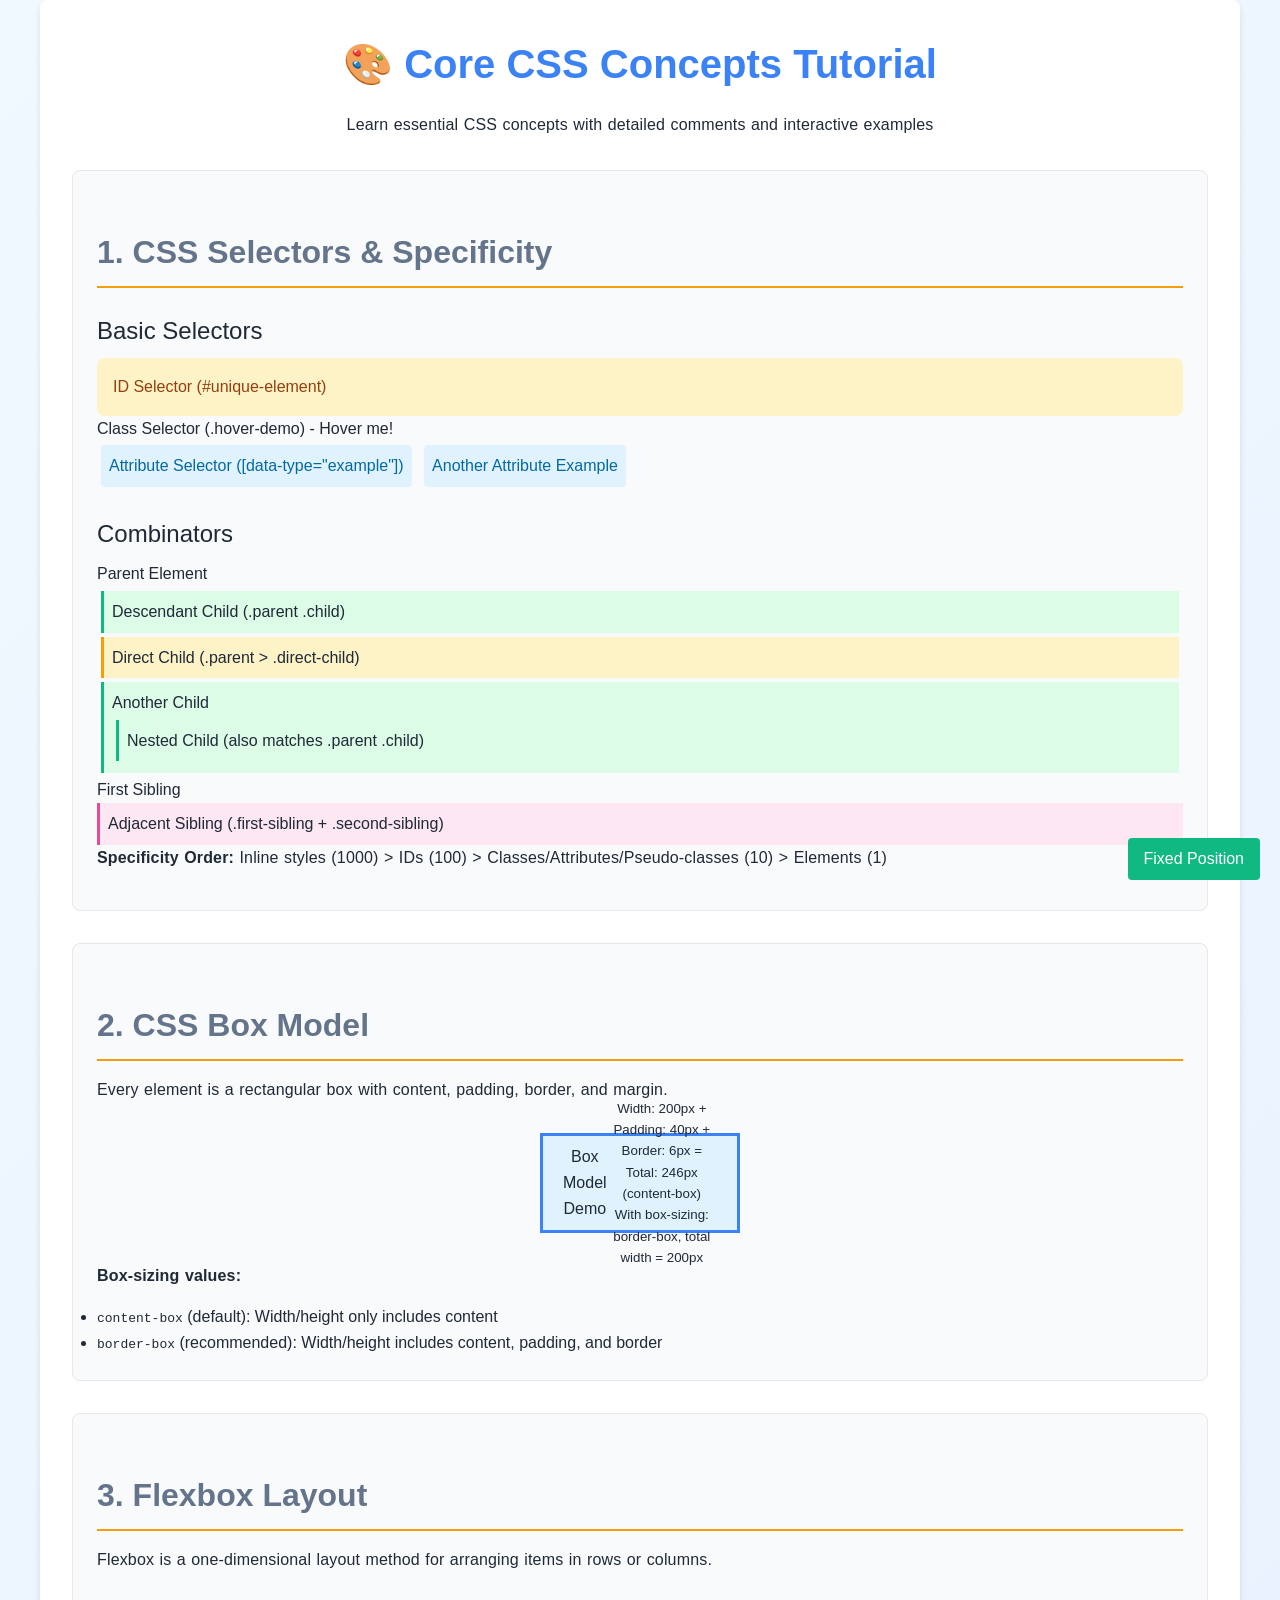
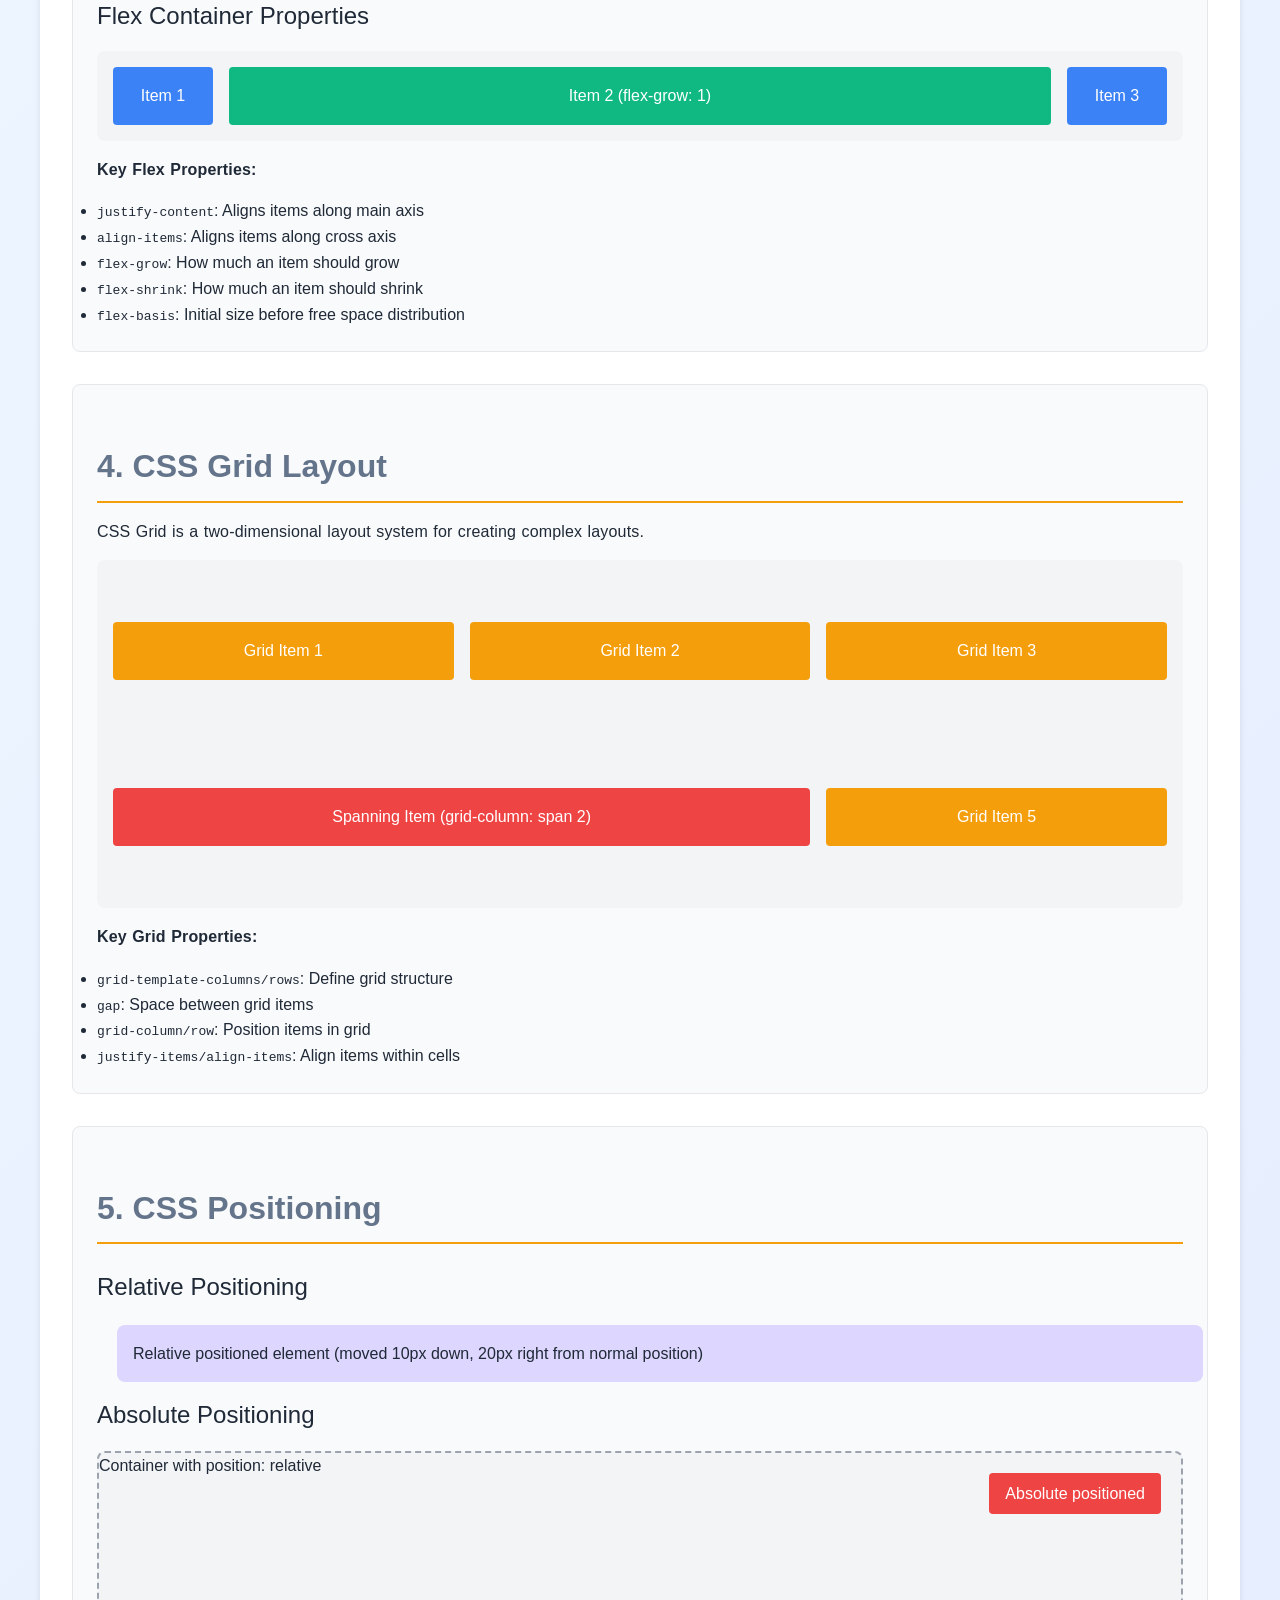
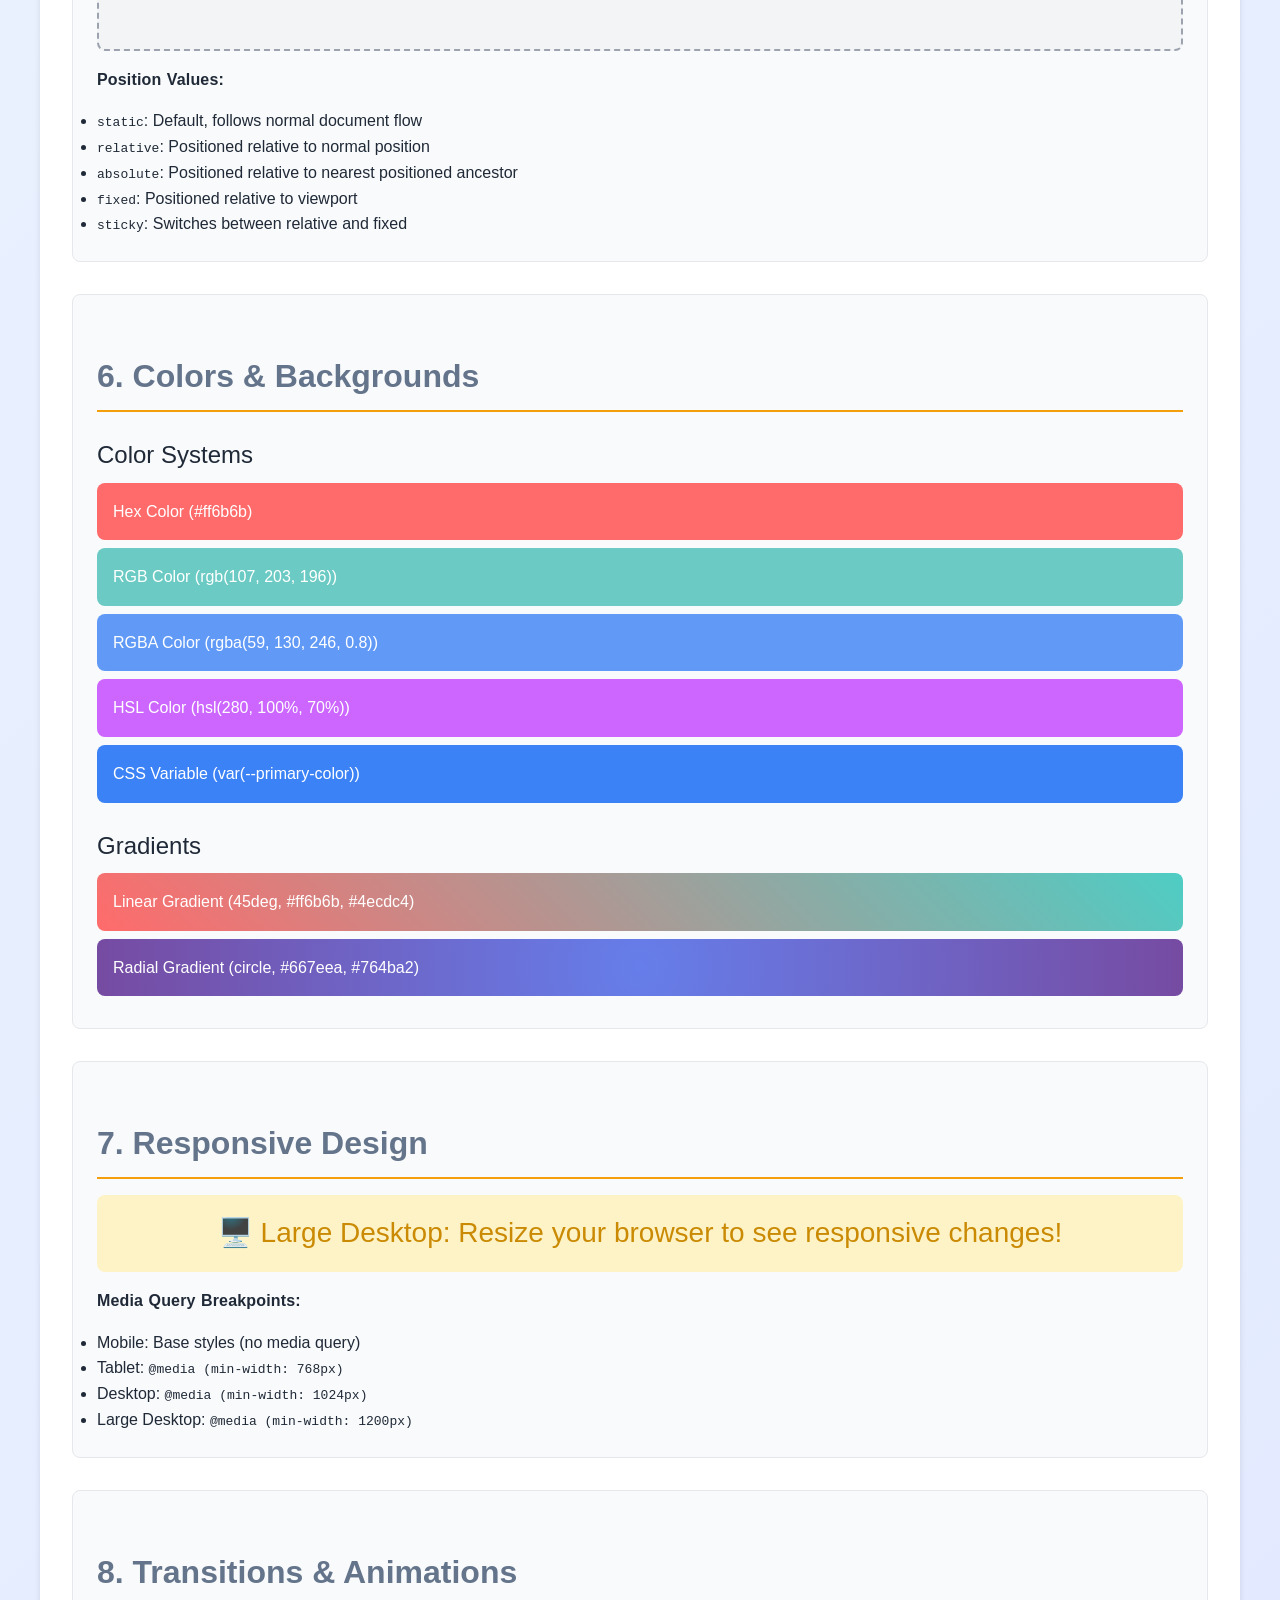
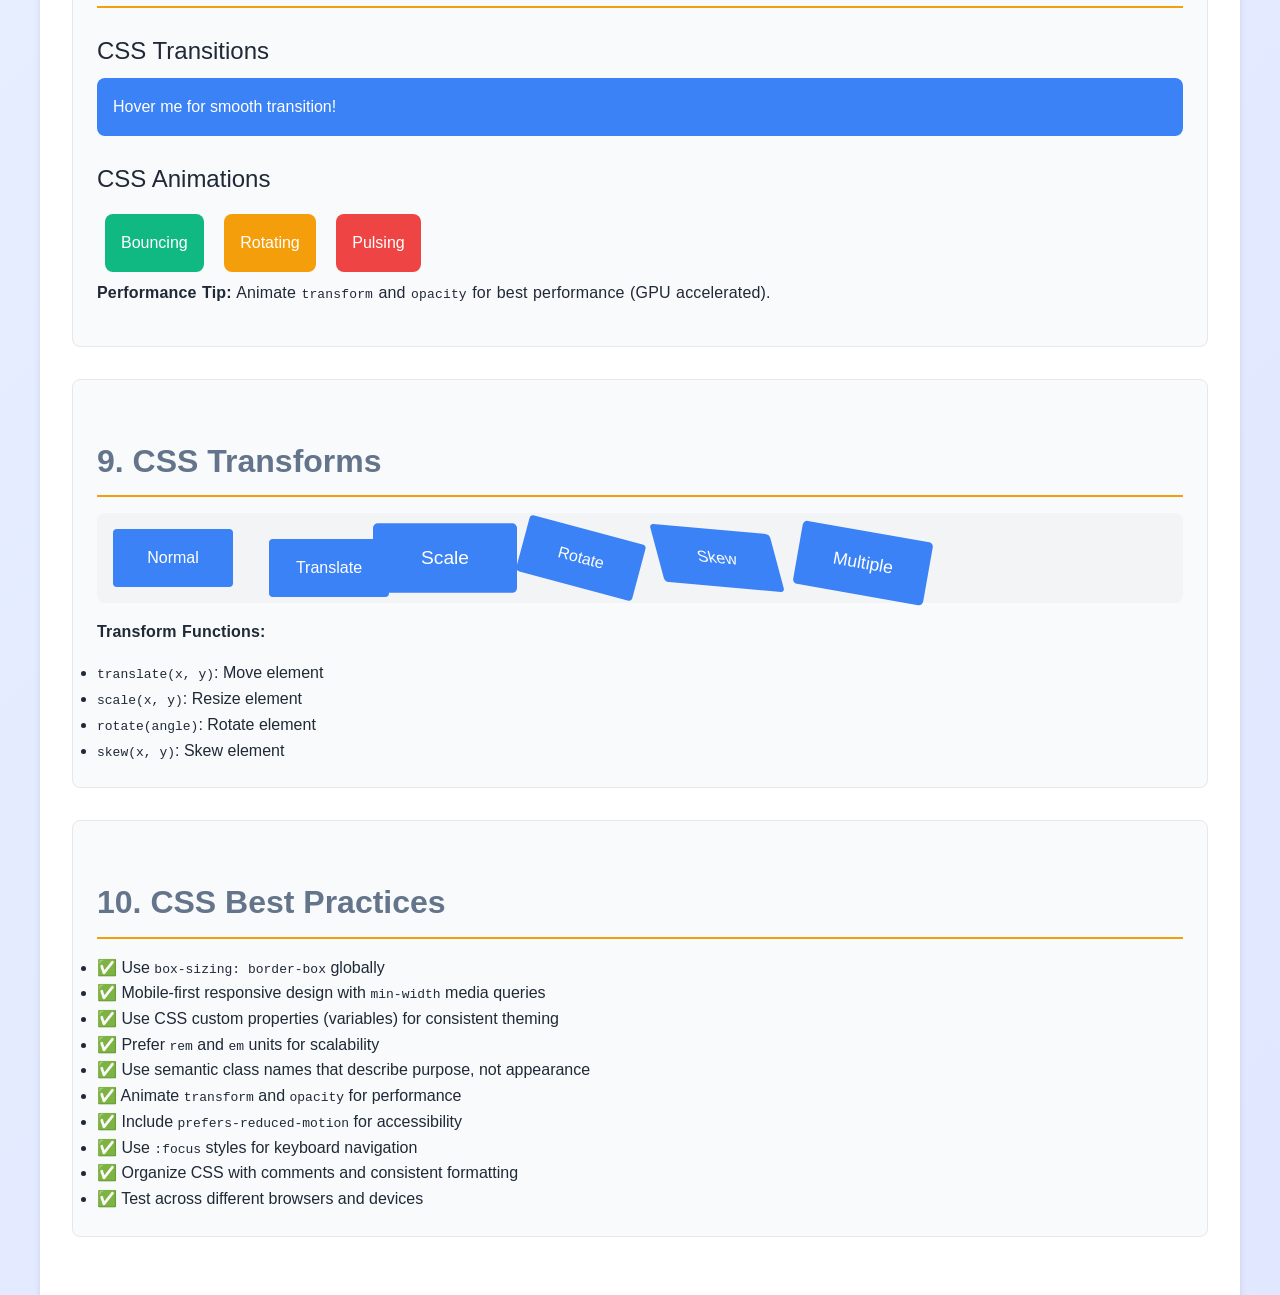
<file: index.html>
<!DOCTYPE html>
<html lang="en">
<head>
    <meta charset="UTF-8">
    <meta name="viewport" content="width=device-width, initial-scale=1.0">
    <title>Core CSS Concepts Tutorial</title>
    <style>
        /* ===========================================
           RESET AND BASE STYLES
           =========================================== */
        
        /* Universal selector - applies to all elements */
        * {
            /* Border-box makes width/height include padding and border */
            box-sizing: border-box;
            margin: 0;
            padding: 0;
        }
        
        /* Root element - define CSS custom properties (variables) */
        :root {
            --primary-color: #3b82f6;
            --secondary-color: #64748b;
            --accent-color: #f59e0b;
            --success-color: #10b981;
            --danger-color: #ef4444;
            --text-color: #1f2937;
            --bg-color: #ffffff;
            --border-radius: 8px;
            --box-shadow: 0 4px 6px rgba(0, 0, 0, 0.1);
            --transition: all 0.3s ease;
        }
        
        /* Body styling - sets default font and layout */
        body {
            font-family: -apple-system, BlinkMacSystemFont, 'Segoe UI', Roboto, sans-serif;
            line-height: 1.6; /* Unitless line-height is recommended */
            color: var(--text-color);
            background: linear-gradient(135deg, #f0f9ff 0%, #e0e7ff 100%);
            min-height: 100vh; /* Full viewport height */
        }
        
        /* ===========================================
           TYPOGRAPHY CONCEPTS
           =========================================== */
        
        /* Heading hierarchy - semantic and visual */
        h1 {
            font-size: 2.5rem; /* rem units scale with root font size */
            font-weight: 700; /* 100-900 scale, 400=normal, 700=bold */
            margin-bottom: 1rem;
            color: var(--primary-color);
            text-align: center;
        }
        
        h2 {
            font-size: 2rem;
            font-weight: 600;
            margin: 2rem 0 1rem 0;
            color: var(--secondary-color);
            border-bottom: 2px solid var(--accent-color);
            padding-bottom: 0.5rem;
        }
        
        h3 {
            font-size: 1.5rem;
            font-weight: 500;
            margin: 1.5rem 0 0.5rem 0;
            color: var(--text-color);
        }
        
        /* Paragraph styling */
        p {
            margin-bottom: 1rem;
            /* Text properties */
            text-align: left; /* left | center | right | justify */
            line-height: 1.6; /* Space between lines */
            letter-spacing: 0.01em; /* Space between characters */
            word-spacing: 0.05em; /* Space between words */
        }
        
        /* ===========================================
           CONTAINER AND LAYOUT
           =========================================== */
        
        /* Main container - centers content with max width */
        .container {
            max-width: 1200px; /* Maximum width */
            margin: 0 auto; /* Center horizontally */
            padding: 2rem; /* Inner spacing */
            background: var(--bg-color);
            border-radius: var(--border-radius);
            box-shadow: var(--box-shadow);
        }
        
        /* ===========================================
           CSS SELECTORS DEMONSTRATION
           =========================================== */
        
        /* Class selector - targets elements with class="demo-section" */
        .demo-section {
            margin: 2rem 0;
            padding: 1.5rem;
            border: 1px solid #e5e7eb;
            border-radius: var(--border-radius);
            background: #f9fafb;
        }
        
        /* ID selector - targets element with id="unique-element" */
        #unique-element {
            background-color: #fef3c7;
            color: #92400e;
            padding: 1rem;
            border-radius: var(--border-radius);
        }
        
        /* Attribute selector - targets elements with specific attributes */
        [data-type="example"] {
            background-color: #e0f2fe;
            color: #0369a1;
            padding: 0.5rem;
            border-radius: 4px;
            display: inline-block;
            margin: 0.25rem;
        }
        
        /* Descendant combinator - targets .child inside .parent */
        .parent .child {
            background-color: #dcfce7;
            padding: 0.5rem;
            margin: 0.25rem;
            border-left: 3px solid var(--success-color);
        }
        
        /* Child combinator - targets direct children only */
        .parent > .direct-child {
            background-color: #fef3c7;
            padding: 0.5rem;
            margin: 0.25rem;
            border-left: 3px solid var(--accent-color);
        }
        
        /* Adjacent sibling - targets element immediately after */
        .first-sibling + .second-sibling {
            background-color: #fce7f3;
            padding: 0.5rem;
            border-left: 3px solid #ec4899;
        }
        
        /* Pseudo-classes - target elements in specific states */
        .hover-demo:hover {
            background-color: var(--primary-color);
            color: white;
            transform: translateY(-2px); /* Move up slightly */
            box-shadow: 0 8px 16px rgba(0, 0, 0, 0.2);
            transition: var(--transition); /* Smooth animation */
        }
        
        /* ===========================================
           BOX MODEL DEMONSTRATION
           =========================================== */
        
        .box-model-demo {
            /* Content area */
            width: 200px;
            height: 100px;
            
            /* Padding - space between content and border */
            padding: 20px; /* All sides */
            /* padding: 10px 20px; */ /* Vertical | Horizontal */
            /* padding: 10px 15px 20px 25px; */ /* Top | Right | Bottom | Left */
            
            /* Border - line around padding and content */
            border: 3px solid var(--primary-color);
            /* border-width: 3px; */
            /* border-style: solid; */ /* solid | dashed | dotted | double */
            /* border-color: var(--primary-color); */
            
            /* Margin - space outside the border */
            margin: 30px auto; /* Top/Bottom | Left/Right (auto centers) */
            
            /* Background and text styling */
            background-color: #e0f2fe;
            text-align: center;
            display: flex;
            align-items: center;
            justify-content: center;
            
            /* Box-sizing controls how width/height are calculated */
            box-sizing: border-box; /* Include padding and border in width/height */
            /* box-sizing: content-box; */ /* Default - only content area */
        }
        
        /* ===========================================
           FLEXBOX LAYOUT SYSTEM
           =========================================== */
        
        /* Flex container - parent element */
        .flex-container {
            display: flex; /* Enable flexbox */
            
            /* Main axis direction (default: row) */
            flex-direction: row; /* row | row-reverse | column | column-reverse */
            
            /* Wrap behavior */
            flex-wrap: wrap; /* nowrap | wrap | wrap-reverse */
            
            /* Align items along main axis (horizontal if row) */
            justify-content: space-between; /* flex-start | flex-end | center | 
                                              space-between | space-around | space-evenly */
            
            /* Align items along cross axis (vertical if row) */
            align-items: center; /* stretch | flex-start | flex-end | center | baseline */
            
            /* Gap between flex items */
            gap: 1rem; /* Shorthand for row-gap and column-gap */
            
            background-color: #f3f4f6;
            padding: 1rem;
            border-radius: var(--border-radius);
            margin: 1rem 0;
        }
        
        /* Flex items - child elements */
        .flex-item {
            /* Flex grow - how much item should grow */
            flex-grow: 0; /* 0 = don't grow, 1+ = grow proportionally */
            
            /* Flex shrink - how much item should shrink */
            flex-shrink: 1; /* 0 = don't shrink, 1+ = shrink proportionally */
            
            /* Flex basis - initial size before free space distribution */
            flex-basis: auto; /* auto | <length> | <percentage> */
            
            /* Shorthand: flex: <grow> <shrink> <basis> */
            flex: 0 1 auto;
            /* Common values:
               flex: 1; (grow to fill space)
               flex: none; (don't grow or shrink)
               flex: auto; (grow and shrink based on content) */
            
            background-color: var(--primary-color);
            color: white;
            padding: 1rem;
            border-radius: 4px;
            text-align: center;
            min-width: 100px;
        }
        
        /* Special flex item that grows */
        .flex-grow {
            flex-grow: 1; /* Takes up remaining space */
            background-color: var(--success-color);
        }
        
        /* ===========================================
           CSS GRID LAYOUT SYSTEM
           =========================================== */
        
        /* Grid container */
        .grid-container {
            display: grid; /* Enable CSS Grid */
            
            /* Define columns */
            grid-template-columns: repeat(3, 1fr); /* 3 equal columns */
            /* Alternative syntaxes:
               200px 1fr 100px - fixed and flexible sizes
               repeat(auto-fit, minmax(200px, 1fr)) - responsive columns
               minmax(100px, 1fr) - minimum and maximum sizes */
            
            /* Define rows */
            grid-template-rows: repeat(2, 150px); /* 2 rows of 150px each */
            /* auto - size based on content */
            
            /* Gap between grid items */
            gap: 1rem; /* Shorthand for row-gap and column-gap */
            
            /* Align items within their grid cells */
            justify-items: stretch; /* start | end | center | stretch */
            align-items: center; /* start | end | center | stretch */
            
            background-color: #f3f4f6;
            padding: 1rem;
            border-radius: var(--border-radius);
            margin: 1rem 0;
        }
        
        /* Grid items */
        .grid-item {
            background-color: var(--accent-color);
            color: white;
            padding: 1rem;
            border-radius: 4px;
            text-align: center;
            display: flex;
            align-items: center;
            justify-content: center;
        }
        
        /* Grid item that spans multiple columns */
        .grid-span {
            grid-column: span 2; /* Span 2 columns */
            /* Alternative: grid-column: 1 / 3; */ /* From line 1 to line 3 */
            background-color: var(--danger-color);
        }
        
        /* ===========================================
           POSITIONING CONCEPTS
           =========================================== */
        
        /* Relative positioning - moves element from normal position */
        .relative-demo {
            position: relative;
            top: 10px; /* Move down 10px from normal position */
            left: 20px; /* Move right 20px from normal position */
            background-color: #ddd6fe;
            padding: 1rem;
            border-radius: var(--border-radius);
            /* Original space is preserved in document flow */
        }
        
        /* Absolute positioning - removed from document flow */
        .absolute-container {
            position: relative; /* Creates positioning context for absolute children */
            height: 200px;
            background-color: #f3f4f6;
            border: 2px dashed #9ca3af;
            border-radius: var(--border-radius);
            margin: 1rem 0;
        }
        
        .absolute-demo {
            position: absolute;
            top: 20px; /* 20px from top of positioned ancestor */
            right: 20px; /* 20px from right of positioned ancestor */
            background-color: var(--danger-color);
            color: white;
            padding: 0.5rem 1rem;
            border-radius: 4px;
            /* Element is removed from document flow */
        }
        
        /* Fixed positioning - relative to viewport */
        .fixed-demo {
            position: fixed;
            bottom: 20px; /* 20px from bottom of viewport */
            right: 20px; /* 20px from right of viewport */
            background-color: var(--success-color);
            color: white;
            padding: 0.5rem 1rem;
            border-radius: 4px;
            z-index: 1000; /* High z-index to appear on top */
            /* Stays in place when scrolling */
        }
        
        /* ===========================================
           COLORS AND BACKGROUNDS
           =========================================== */
        
        .color-demo {
            padding: 1rem;
            margin: 0.5rem 0;
            border-radius: var(--border-radius);
        }
        
        /* Hex colors - most common format */
        .hex-color {
            background-color: #ff6b6b; /* 6-digit hex */
            color: #ffffff; /* Can also use 3-digit: #fff */
        }
        
        /* RGB colors - Red, Green, Blue (0-255) */
        .rgb-color {
            background-color: rgb(107, 203, 196);
            color: rgb(255, 255, 255);
        }
        
        /* RGBA colors - RGB with Alpha (transparency 0-1) */
        .rgba-color {
            background-color: rgba(59, 130, 246, 0.8); /* 80% opacity */
            color: rgba(255, 255, 255, 1);
        }
        
        /* HSL colors - Hue, Saturation, Lightness */
        .hsl-color {
            background-color: hsl(280, 100%, 70%); /* Hue: 0-360°, Sat/Light: 0-100% */
            color: hsl(0, 0%, 100%);
        }
        
        /* CSS Custom Properties (Variables) */
        .variable-color {
            background-color: var(--primary-color);
            color: var(--bg-color);
        }
        
        /* Gradient backgrounds */
        .gradient-demo {
            /* Linear gradient */
            background: linear-gradient(45deg, #ff6b6b, #4ecdc4);
            /* Direction: to right, to bottom, 45deg, etc. */
            color: white;
            padding: 1rem;
            margin: 0.5rem 0;
            border-radius: var(--border-radius);
        }
        
        .radial-gradient {
            /* Radial gradient */
            background: radial-gradient(circle, #667eea, #764ba2);
            color: white;
            padding: 1rem;
            margin: 0.5rem 0;
            border-radius: var(--border-radius);
        }
        
        /* ===========================================
           RESPONSIVE DESIGN
           =========================================== */
        
        .responsive-demo {
            background-color: #fef3c7;
            padding: 1rem;
            border-radius: var(--border-radius);
            text-align: center;
            margin: 1rem 0;
        }
        
        /* Mobile First Media Queries (recommended approach) */
        
        /* Base styles (mobile) */
        .responsive-text {
            font-size: 1rem;
            color: #dc2626;
        }
        
        .responsive-text::before {
            content: "📱 Mobile: ";
        }
        
        /* Tablet and up (768px+) */
        @media screen and (min-width: 768px) {
            .responsive-demo {
                background-color: #dbeafe;
            }
            
            .responsive-text {
                font-size: 1.25rem;
                color: #2563eb;
            }
            
            .responsive-text::before {
                content: "📱 Tablet: ";
            }
        }
        
        /* Desktop and up (1024px+) */
        @media screen and (min-width: 1024px) {
            .responsive-demo {
                background-color: #dcfce7;
            }
            
            .responsive-text {
                font-size: 1.5rem;
                color: #16a34a;
            }
            
            .responsive-text::before {
                content: "🖥️ Desktop: ";
            }
        }
        
        /* Large desktop (1200px+) */
        @media screen and (min-width: 1200px) {
            .responsive-demo {
                background-color: #fef3c7;
            }
            
            .responsive-text {
                font-size: 1.75rem;
                color: #ca8a04;
            }
            
            .responsive-text::before {
                content: "🖥️ Large Desktop: ";
            }
        }
        
        /* ===========================================
           TRANSITIONS AND ANIMATIONS
           =========================================== */
        
        /* CSS Transitions - smooth changes between states */
        .transition-demo {
            background-color: var(--primary-color);
            color: white;
            padding: 1rem;
            border-radius: var(--border-radius);
            cursor: pointer;
            margin: 0.5rem 0;
            
            /* Transition property syntax:
               transition: property duration timing-function delay; */
            transition: all 0.3s ease-in-out;
            /* Multiple transitions:
               transition: background-color 0.3s ease, transform 0.2s ease; */
        }
        
        .transition-demo:hover {
            background-color: var(--danger-color);
            transform: translateY(-5px) scale(1.05);
            box-shadow: 0 10px 20px rgba(0, 0, 0, 0.2);
        }
        
        /* CSS Animations with Keyframes */
        @keyframes bounce {
            0%, 20%, 50%, 80%, 100% {
                transform: translateY(0);
            }
            40% {
                transform: translateY(-20px);
            }
            60% {
                transform: translateY(-10px);
            }
        }
        
        @keyframes rotate {
            from {
                transform: rotate(0deg);
            }
            to {
                transform: rotate(360deg);
            }
        }
        
        @keyframes pulse {
            0% {
                transform: scale(1);
                opacity: 1;
            }
            50% {
                transform: scale(1.1);
                opacity: 0.7;
            }
            100% {
                transform: scale(1);
                opacity: 1;
            }
        }
        
        /* Apply animations */
        .bounce-animation {
            animation: bounce 2s infinite;
            background-color: var(--success-color);
            color: white;
            padding: 1rem;
            border-radius: var(--border-radius);
            text-align: center;
            margin: 0.5rem;
            display: inline-block;
        }
        
        .rotate-animation {
            animation: rotate 3s linear infinite;
            background-color: var(--accent-color);
            color: white;
            padding: 1rem;
            border-radius: var(--border-radius);
            text-align: center;
            margin: 0.5rem;
            display: inline-block;
        }
        
        .pulse-animation {
            animation: pulse 1.5s ease-in-out infinite;
            background-color: var(--danger-color);
            color: white;
            padding: 1rem;
            border-radius: var(--border-radius);
            text-align: center;
            margin: 0.5rem;
            display: inline-block;
        }
        
        /* ===========================================
           TRANSFORM PROPERTIES
           =========================================== */
        
        .transform-demo {
            background-color: #f3f4f6;
            padding: 1rem;
            border-radius: var(--border-radius);
            margin: 1rem 0;
            display: flex;
            gap: 1rem;
            flex-wrap: wrap;
        }
        
        .transform-item {
            background-color: var(--primary-color);
            color: white;
            padding: 1rem;
            border-radius: 4px;
            text-align: center;
            min-width: 120px;
        }
        
        /* 2D Transforms */
        .translate {
            transform: translate(20px, 10px); /* Move X, Y */
            /* translateX(20px) translateY(10px) */
        }
        
        .scale {
            transform: scale(1.2); /* Uniform scaling */
            /* scale(1.2, 0.8) - different X, Y scaling */
        }
        
        .rotate {
            transform: rotate(15deg); /* Clockwise rotation */
            transform-origin: center; /* Rotation point */
        }
        
        .skew {
            transform: skew(15deg, 5deg); /* X-axis, Y-axis skew */
        }
        
        /* Multiple transforms - order matters! Applied right to left */
        .multiple-transform {
            transform: translate(10px, 5px) rotate(10deg) scale(1.1);
        }
        
        /* ===========================================
           ACCESSIBILITY AND PERFORMANCE
           =========================================== */
        
        /* Reduce motion for users who prefer it */
        @media (prefers-reduced-motion: reduce) {
            * {
                animation-duration: 0.01ms !important;
                animation-iteration-count: 1 !important;
                transition-duration: 0.01ms !important;
            }
        }
        
        /* Focus styles for keyboard navigation */
        .interactive:focus {
            outline: 2px solid var(--primary-color);
            outline-offset: 2px;
        }
        
        /* High contrast mode support */
        @media (prefers-contrast: high) {
            .demo-section {
                border-width: 2px;
            }
        }
        
        /* ===========================================
           UTILITY CLASSES
           =========================================== */
        
        /* Text utilities */
        .text-center { text-align: center; }
        .text-left { text-align: left; }
        .text-right { text-align: right; }
        
        /* Display utilities */
        .block { display: block; }
        .inline { display: inline; }
        .inline-block { display: inline-block; }
        .hidden { display: none; }
        
        /* Spacing utilities */
        .mt-1 { margin-top: 0.25rem; }
        .mt-2 { margin-top: 0.5rem; }
        .mb-1 { margin-bottom: 0.25rem; }
        .mb-2 { margin-bottom: 0.5rem; }
        
        /* Color utilities */
        .text-primary { color: var(--primary-color); }
        .text-success { color: var(--success-color); }
        .text-danger { color: var(--danger-color); }
        
        .bg-primary { background-color: var(--primary-color); }
        .bg-success { background-color: var(--success-color); }
        .bg-danger { background-color: var(--danger-color); }
    </style>
</head>
<body>
    <div class="container">
        <h1>🎨 Core CSS Concepts Tutorial</h1>
        <p class="text-center">Learn essential CSS concepts with detailed comments and interactive examples</p>
        
        <!-- CSS SELECTORS SECTION -->
        <section class="demo-section">
            <h2>1. CSS Selectors & Specificity</h2>
            
            <h3>Basic Selectors</h3>
            <div id="unique-element">ID Selector (#unique-element)</div>
            <div class="hover-demo">Class Selector (.hover-demo) - Hover me!</div>
            <div data-type="example">Attribute Selector ([data-type="example"])</div>
            <div data-type="example">Another Attribute Example</div>
            
            <h3>Combinators</h3>
            <div class="parent">
                Parent Element
                <div class="child">Descendant Child (.parent .child)</div>
                <div class="direct-child">Direct Child (.parent > .direct-child)</div>
                <div class="child">
                    Another Child
                    <div class="child">Nested Child (also matches .parent .child)</div>
                </div>
            </div>
            
            <div class="first-sibling">First Sibling</div>
            <div class="second-sibling">Adjacent Sibling (.first-sibling + .second-sibling)</div>
            
            <p><strong>Specificity Order:</strong> Inline styles (1000) > IDs (100) > Classes/Attributes/Pseudo-classes (10) > Elements (1)</p>
        </section>
        
        <!-- BOX MODEL SECTION -->
        <section class="demo-section">
            <h2>2. CSS Box Model</h2>
            <p>Every element is a rectangular box with content, padding, border, and margin.</p>
            
            <div class="box-model-demo">
                Box Model Demo<br>
                <small>Width: 200px + Padding: 40px + Border: 6px = Total: 246px (content-box)<br>
                With box-sizing: border-box, total width = 200px</small>
            </div>
            
            <p><strong>Box-sizing values:</strong></p>
            <ul>
                <li><code>content-box</code> (default): Width/height only includes content</li>
                <li><code>border-box</code> (recommended): Width/height includes content, padding, and border</li>
            </ul>
        </section>
        
        <!-- FLEXBOX SECTION -->
        <section class="demo-section">
            <h2>3. Flexbox Layout</h2>
            <p>Flexbox is a one-dimensional layout method for arranging items in rows or columns.</p>
            
            <h3>Flex Container Properties</h3>
            <div class="flex-container">
                <div class="flex-item">Item 1</div>
                <div class="flex-item flex-grow">Item 2 (flex-grow: 1)</div>
                <div class="flex-item">Item 3</div>
            </div>
            
            <p><strong>Key Flex Properties:</strong></p>
            <ul>
                <li><code>justify-content</code>: Aligns items along main axis</li>
                <li><code>align-items</code>: Aligns items along cross axis</li>
                <li><code>flex-grow</code>: How much an item should grow</li>
                <li><code>flex-shrink</code>: How much an item should shrink</li>
                <li><code>flex-basis</code>: Initial size before free space distribution</li>
            </ul>
        </section>
        
        <!-- CSS GRID SECTION -->
        <section class="demo-section">
            <h2>4. CSS Grid Layout</h2>
            <p>CSS Grid is a two-dimensional layout system for creating complex layouts.</p>
            
            <div class="grid-container">
                <div class="grid-item">Grid Item 1</div>
                <div class="grid-item">Grid Item 2</div>
                <div class="grid-item">Grid Item 3</div>
                <div class="grid-item grid-span">Spanning Item (grid-column: span 2)</div>
                <div class="grid-item">Grid Item 5</div>
            </div>
            
            <p><strong>Key Grid Properties:</strong></p>
            <ul>
                <li><code>grid-template-columns/rows</code>: Define grid structure</li>
                <li><code>gap</code>: Space between grid items</li>
                <li><code>grid-column/row</code>: Position items in grid</li>
                <li><code>justify-items/align-items</code>: Align items within cells</li>
            </ul>
        </section>
        
        <!-- POSITIONING SECTION -->
        <section class="demo-section">
            <h2>5. CSS Positioning</h2>
            
            <h3>Relative Positioning</h3>
            <div class="relative-demo">
                Relative positioned element (moved 10px down, 20px right from normal position)
            </div>
            
            <h3>Absolute Positioning</h3>
            <div class="absolute-container">
                Container with position: relative
                <div class="absolute-demo">Absolute positioned</div>
            </div>
            
            <p><strong>Position Values:</strong></p>
            <ul>
                <li><code>static</code>: Default, follows normal document flow</li>
                <li><code>relative</code>: Positioned relative to normal position</li>
                <li><code>absolute</code>: Positioned relative to nearest positioned ancestor</li>
                <li><code>fixed</code>: Positioned relative to viewport</li>
                <li><code>sticky</code>: Switches between relative and fixed</li>
            </ul>
        </section>
        
        <!-- COLORS SECTION -->
        <section class="demo-section">
            <h2>6. Colors & Backgrounds</h2>
            
            <h3>Color Systems</h3>
            <div class="color-demo hex-color">Hex Color (#ff6b6b)</div>
            <div class="color-demo rgb-color">RGB Color (rgb(107, 203, 196))</div>
            <div class="color-demo rgba-color">RGBA Color (rgba(59, 130, 246, 0.8))</div>
            <div class="color-demo hsl-color">HSL Color (hsl(280, 100%, 70%))</div>
            <div class="color-demo variable-color">CSS Variable (var(--primary-color))</div>
            
            <h3>Gradients</h3>
            <div class="gradient-demo">Linear Gradient (45deg, #ff6b6b, #4ecdc4)</div>
            <div class="radial-gradient">Radial Gradient (circle, #667eea, #764ba2)</div>
        </section>
        
        <!-- RESPONSIVE DESIGN SECTION -->
        <section class="demo-section">
            <h2>7. Responsive Design</h2>
            <div class="responsive-demo">
                <div class="responsive-text">Resize your browser to see responsive changes!</div>
            </div>
            
            <p><strong>Media Query Breakpoints:</strong></p>
            <ul>
                <li>Mobile: Base styles (no media query)</li>
                <li>Tablet: <code>@media (min-width: 768px)</code></li>
                <li>Desktop: <code>@media (min-width: 1024px)</code></li>
                <li>Large Desktop: <code>@media (min-width: 1200px)</code></li>
            </ul>
        </section>
        
        <!-- TRANSITIONS & ANIMATIONS SECTION -->
        <section class="demo-section">
            <h2>8. Transitions & Animations</h2>
            
            <h3>CSS Transitions</h3>
            <div class="transition-demo">Hover me for smooth transition!</div>
            
            <h3>CSS Animations</h3>
            <div class="bounce-animation">Bouncing</div>
            <div class="rotate-animation">Rotating</div>
            <div class="pulse-animation">Pulsing</div>
            
            <p><strong>Performance Tip:</strong> Animate <code>transform</code> and <code>opacity</code> for best performance (GPU accelerated).</p>
        </section>
        
        <!-- TRANSFORMS SECTION -->
        <section class="demo-section">
            <h2>9. CSS Transforms</h2>
            <div class="transform-demo">
                <div class="transform-item">Normal</div>
                <div class="transform-item translate">Translate</div>
                <div class="transform-item scale">Scale</div>
                <div class="transform-item rotate">Rotate</div>
                <div class="transform-item skew">Skew</div>
                <div class="transform-item multiple-transform">Multiple</div>
            </div>
            
            <p><strong>Transform Functions:</strong></p>
            <ul>
                <li><code>translate(x, y)</code>: Move element</li>
                <li><code>scale(x, y)</code>: Resize element</li>
                <li><code>rotate(angle)</code>: Rotate element</li>
                <li><code>skew(x, y)</code>: Skew element</li>
            </ul>
        </section>
        
        <!-- BEST PRACTICES SECTION -->
        <section class="demo-section">
            <h2>10. CSS Best Practices</h2>
            <ul>
                <li>✅ Use <code>box-sizing: border-box</code> globally</li>
                <li>✅ Mobile-first responsive design with <code>min-width</code> media queries</li>
                <li>✅ Use CSS custom properties (variables) for consistent theming</li>
                <li>✅ Prefer <code>rem</code> and <code>em</code> units for scalability</li>
                <li>✅ Use semantic class names that describe purpose, not appearance</li>
                <li>✅ Animate <code>transform</code> and <code>opacity</code> for performance</li>
                <li>✅ Include <code>prefers-reduced-motion</code> for accessibility</li>
                <li>✅ Use <code>:focus</code> styles for keyboard navigation</li>
                <li>✅ Organize CSS with comments and consistent formatting</li>
                <li>✅ Test across different browsers and devices</li>
            </ul>
        </section>
    </div>
    
    <!-- Fixed positioned element -->
    <div class="fixed-demo">Fixed Position</div>
    
    <script>
        // JavaScript for enhanced interactivity
        console.log('🎨 CSS Tutorial loaded! Open DevTools to inspect the CSS.');
        
        // Add click handlers for better interaction
        document.querySelectorAll('.transition-demo, .hover-demo').forEach(element => {
            element.addEventListener('click', function() {
                this.style.transform = this.style.transform ? '' : 'scale(0.95)';
                setTimeout(() => {
                    this.style.transform = '';
                }, 150);
            });
        });
        
        // Log current viewport size for responsie testing
        function logViewportSize() {
            console.log(`Viewport: ${window.innerWidth}px × ${window.innerHeight}px`);
        }
        
        window.addEventListener('resize', logViewportSize);
        logViewportSize(); // Initial log
    </script>
</body>
</html>
</file>
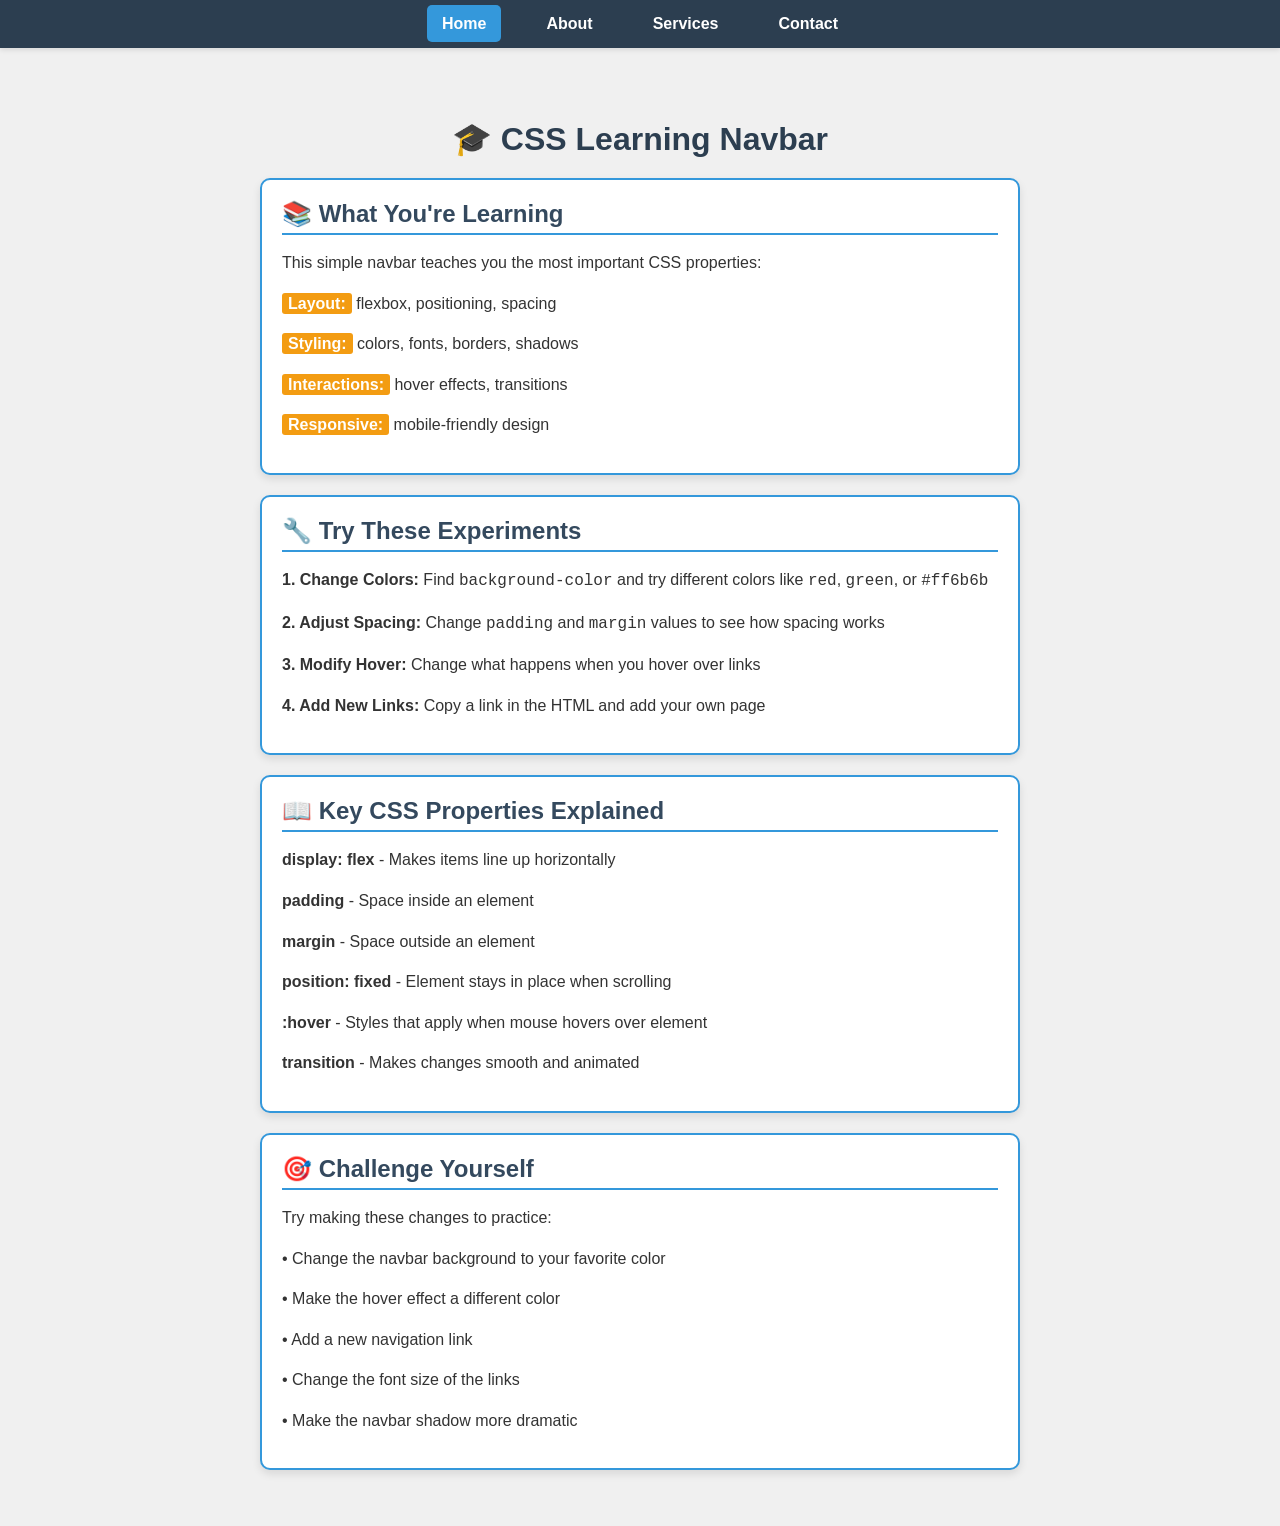
<file: Ad.html>
<!DOCTYPE html>
<html lang="en">
<head>
    <meta charset="UTF-8">
    <meta name="viewport" content="width=device-width, initial-scale=1.0">
    <title>CSS Learning Navbar</title>
    <style>
        /* 
        ===========================================
        STEP 1: BASIC RESET AND BODY STYLING
        ===========================================
        */
        
        /* Remove default browser spacing */
        * {
            margin: 0;        /* Removes default margin from all elements */
            padding: 0;       /* Removes default padding from all elements */
            box-sizing: border-box;  /* Makes width/height include padding and border */
        }

        /* Style the body (entire page) */
        body {
            font-family: Arial, sans-serif;  /* Set font for entire page */
            background-color: #f0f0f0;       /* Light gray background */
            color: #333;                     /* Dark text color */
        }

        /* 
        ===========================================
        STEP 2: NAVBAR CONTAINER
        ===========================================
        */
        
        .navbar {
            background-color: #2c3e50;    /* Dark blue background */
            padding: 15px 20px;           /* Space inside navbar (top/bottom left/right) */
            width: 100%;                   /* Full width of screen */
            position: fixed;               /* Stays in place when scrolling */
            top: 0;                        /* Stick to top of screen */
            left: 0;                       /* Stick to left of screen */
            z-index: 1000;                 /* Layer above other content */
            box-shadow: 0 2px 5px rgba(0,0,0,0.1);  /* Soft shadow below navbar */
        }

        /* 
        ===========================================
        STEP 3: NAVIGATION LIST
        ===========================================
        */
        
        .nav-list {
            list-style: none;             /* Remove bullet points */
            display: flex;                /* Arrange items horizontally */
            justify-content: center;      /* Center items horizontally */
            align-items: center;          /* Center items vertically */
            gap: 30px;                    /* Space between each nav item */
        }

        /* 
        ===========================================
        STEP 4: NAVIGATION LINKS
        ===========================================
        */
        
        .nav-link {
            color: white;                 /* White text color */
            text-decoration: none;        /* Remove underline */
            font-size: 16px;              /* Text size */
            font-weight: bold;            /* Make text bold */
            padding: 10px 15px;           /* Space inside each link */
            border-radius: 5px;           /* Rounded corners */
            transition: all 0.3s ease;    /* Smooth animation for changes */
        }

        /* 
        ===========================================
        STEP 5: HOVER EFFECTS
        ===========================================
        */
        
        .nav-link:hover {
            background-color: #34495e;    /* Darker background on hover */
            color: #3498db;               /* Blue text on hover */
            transform: translateY(-2px);  /* Move up slightly */
        }

        /* 
        ===========================================
        STEP 6: ACTIVE/CURRENT PAGE
        ===========================================
        */
        
        .nav-link.active {
            background-color: #3498db;    /* Blue background for active page */
            color: white;                 /* White text for active page */
        }

        /* 
        ===========================================
        STEP 7: MAIN CONTENT AREA
        ===========================================
        */
        
        .content {
            margin-top: 80px;             /* Space below fixed navbar */
            padding: 40px 20px;           /* Space inside content area */
            max-width: 800px;             /* Maximum width of content */
            margin-left: auto;            /* Center content horizontally */
            margin-right: auto;           /* Center content horizontally */
        }

        /* 
        ===========================================
        STEP 8: TYPOGRAPHY (TEXT STYLING)
        ===========================================
        */
        
        h1 {
            color: #2c3e50;               /* Dark blue heading */
            font-size: 32px;              /* Large text */
            margin-bottom: 20px;          /* Space below heading */
            text-align: center;           /* Center the heading */
        }

        h2 {
            color: #34495e;               /* Slightly lighter blue */
            font-size: 24px;              /* Medium text size */
            margin-bottom: 15px;          /* Space below */
            border-bottom: 2px solid #3498db;  /* Blue line under heading */
            padding-bottom: 5px;          /* Space above the line */
        }

        p {
            line-height: 1.6;             /* Space between lines */
            margin-bottom: 15px;          /* Space below paragraphs */
            font-size: 16px;              /* Text size */
        }

        /* 
        ===========================================
        STEP 9: RESPONSIVE DESIGN
        ===========================================
        */
        
        /* This applies only to screens smaller than 768px (mobile) */
        @media (max-width: 768px) {
            .nav-list {
                flex-direction: column;    /* Stack items vertically */
                gap: 10px;                /* Less space between items */
            }
            
            .navbar {
                padding: 10px;            /* Less padding on mobile */
            }
            
            .content {
                margin-top: 150px;        /* More space for taller mobile navbar */
                padding: 20px 15px;       /* Less padding on mobile */
            }
        }

        /* 
        ===========================================
        STEP 10: EXTRA STYLING FOR LEARNING
        ===========================================
        */
        
        .demo-box {
            background-color: white;      /* White background */
            border: 2px solid #3498db;    /* Blue border */
            border-radius: 10px;          /* Rounded corners */
            padding: 20px;                /* Space inside box */
            margin: 20px 0;               /* Space above and below */
            box-shadow: 0 4px 8px rgba(0,0,0,0.1);  /* Shadow effect */
        }

        .highlight {
            background-color: #f39c12;    /* Orange background */
            color: white;                 /* White text */
            padding: 2px 6px;             /* Small padding */
            border-radius: 3px;           /* Small rounded corners */
            font-weight: bold;            /* Bold text */
        }
    </style>
</head>
<body>
    <!-- 
    ===========================================
    HTML STRUCTURE - NAVBAR
    ===========================================
    -->
    <nav class="navbar">
        <ul class="nav-list">
            <li><a href="#" class="nav-link active">Home</a></li>
            <li><a href="#" class="nav-link">About</a></li>
            <li><a href="#" class="nav-link">Services</a></li>
            <li><a href="#" class="nav-link">Contact</a></li>
        </ul>
    </nav>

    <!-- 
    ===========================================
    HTML STRUCTURE - MAIN CONTENT
    ===========================================
    -->
    <div class="content">
        <h1>🎓 CSS Learning Navbar</h1>
        
        <div class="demo-box">
            <h2>📚 What You're Learning</h2>
            <p>This simple navbar teaches you the most important CSS properties:</p>
            
            <p><span class="highlight">Layout:</span> flexbox, positioning, spacing</p>
            <p><span class="highlight">Styling:</span> colors, fonts, borders, shadows</p>
            <p><span class="highlight">Interactions:</span> hover effects, transitions</p>
            <p><span class="highlight">Responsive:</span> mobile-friendly design</p>
        </div>

        <div class="demo-box">
            <h2>🔧 Try These Experiments</h2>
            <p><strong>1. Change Colors:</strong> Find <code>background-color</code> and try different colors like <code>red</code>, <code>green</code>, or <code>#ff6b6b</code></p>
            
            <p><strong>2. Adjust Spacing:</strong> Change <code>padding</code> and <code>margin</code> values to see how spacing works</p>
            
            <p><strong>3. Modify Hover:</strong> Change what happens when you hover over links</p>
            
            <p><strong>4. Add New Links:</strong> Copy a link in the HTML and add your own page</p>
        </div>

        <div class="demo-box">
            <h2>📖 Key CSS Properties Explained</h2>
            <p><strong>display: flex</strong> - Makes items line up horizontally</p>
            <p><strong>padding</strong> - Space inside an element</p>
            <p><strong>margin</strong> - Space outside an element</p>
            <p><strong>position: fixed</strong> - Element stays in place when scrolling</p>
            <p><strong>:hover</strong> - Styles that apply when mouse hovers over element</p>
            <p><strong>transition</strong> - Makes changes smooth and animated</p>
        </div>

        <div class="demo-box">
            <h2>🎯 Challenge Yourself</h2>
            <p>Try making these changes to practice:</p>
            <p>• Change the navbar background to your favorite color</p>
            <p>• Make the hover effect a different color</p>
            <p>• Add a new navigation link</p>
            <p>• Change the font size of the links</p>
            <p>• Make the navbar shadow more dramatic</p>
        </div>
    </div>
</body>
</html>
</file>
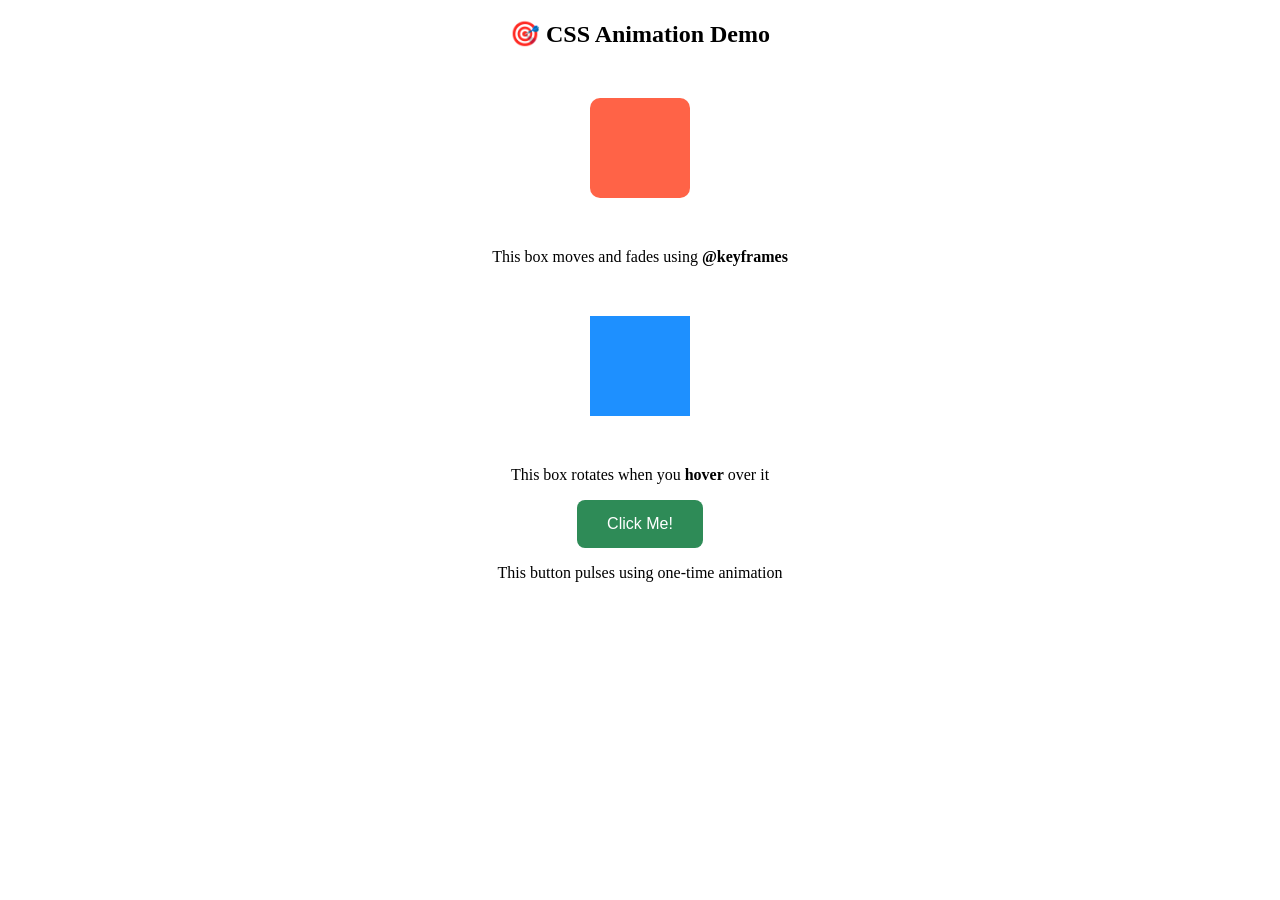
<file: ani.html>
<!DOCTYPE html>
<html lang="en">
<head>
  <meta charset="UTF-8">
  <title>CSS Animation Tutorial</title>
  <style>
    /* ===== Box Styling ===== */
    .box {
      width: 100px;
      height: 100px;
      background-color: tomato;
      margin: 50px auto;
      border-radius: 10px;
      /* Apply animation */
      animation-name: moveAndFade;
      animation-duration: 3s;
      animation-iteration-count: infinite; /* Runs forever */
      animation-timing-function: ease-in-out; /* Smooth start and end */
    }

    /* ===== Animation Keyframes ===== */
    @keyframes moveAndFade {
      0% {
        transform: translateY(0px);
        opacity: 1;
      }
      50% {
        transform: translateY(-100px);
        opacity: 0.5;
      }
      100% {
        transform: translateY(0px);
        opacity: 1;
      }
    }

    /* ===== Hover Animation Example ===== */
    .hover-box {
      width: 100px;
      height: 100px;
      background-color: dodgerblue;
      margin: 50px auto;
      transition: transform 0.5s ease;
    }

    .hover-box:hover {
      transform: rotate(360deg); /* Rotates when you hover */
    }

    /* ===== One-time Button Animation ===== */
    .button {
      padding: 15px 30px;
      font-size: 16px;
      background-color: seagreen;
      color: white;
      border: none;
      border-radius: 8px;
      cursor: pointer;
      animation: pulse 2s ease-in-out;
    }

    @keyframes pulse {
      0% {
        transform: scale(1);
      }
      50% {
        transform: scale(1.1);
      }
      100% {
        transform: scale(1);
      }
    }

  </style>
</head>
<body>

  <h2 style="text-align:center;">🎯 CSS Animation Demo</h2>

  <!-- Continuous animation -->
  <div class="box"></div>
  <p style="text-align:center;">This box moves and fades using <b>@keyframes</b></p>

  <!-- Hover animation -->
  <div class="hover-box"></div>
  <p style="text-align:center;">This box rotates when you <b>hover</b> over it</p>

  <!-- Button animation -->
  <div style="text-align:center;">
    <button class="button">Click Me!</button>
  </div>
  <p style="text-align:center;">This button pulses using one-time animation</p>

</body>
</html>
</file>
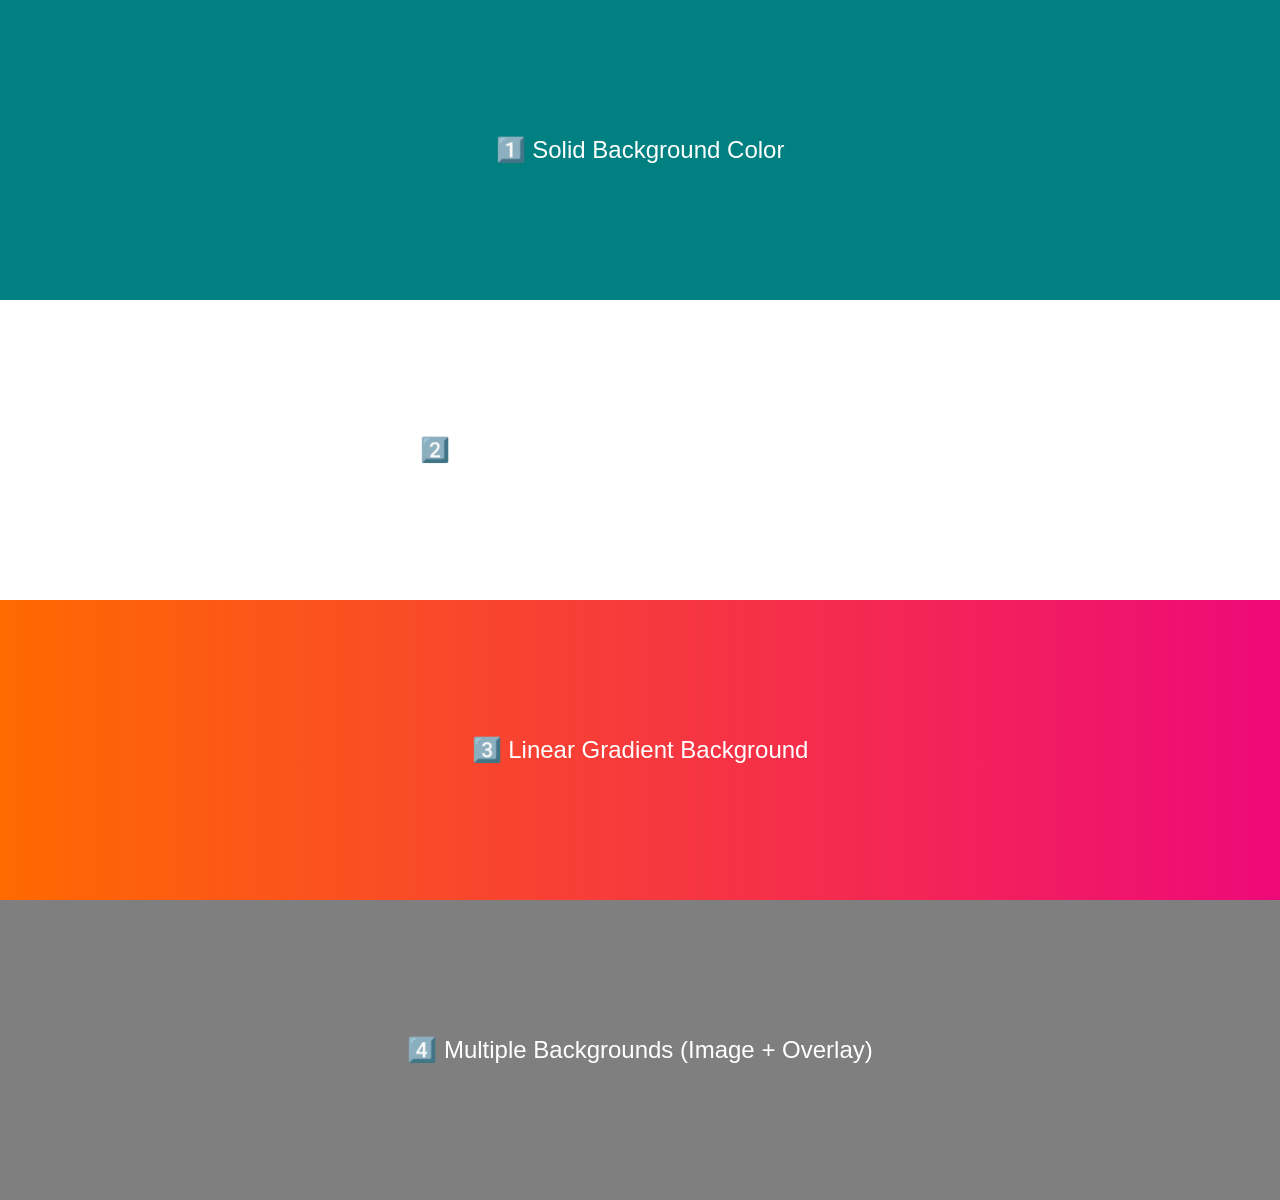
<file: background.html>
<!DOCTYPE html>
<html lang="en">
<head>
  <meta charset="UTF-8" />
  <meta name="viewport" content="width=device-width, initial-scale=1.0" />
  <title>CSS Background Demo</title>
  <style>
    /* General styling */
    body {
      font-family: Arial, sans-serif;
      margin: 0;
      padding: 0;
    }

    .section {
      height: 300px;
      color: white;
      display: flex;
      align-items: center;
      justify-content: center;
      font-size: 1.5rem;
      text-align: center;
    }

    /* 1. Background Color */
    .bg-color {
      background-color: teal; /* solid color */
    }

    /* 2. Background Image */
    .bg-image {
      background-image: url('https://picsum.photos/id/1018/1000/600');
      background-repeat: no-repeat;
      background-position: center;
      background-size: cover;
    }

    /* 3. Background Gradient */
    .bg-gradient {
      background: linear-gradient(to right, #ff6a00, #ee0979);
      /* Gradient from orange to pink */
    }

    /* 4. Multiple Backgrounds */
    .bg-multi {
      background:
        linear-gradient(rgba(0, 0, 0, 0.5), rgba(0, 0, 0, 0.5)),
        url('https://picsum.photos/id/1015/1000/600');
      background-size: cover;
      background-position: center;
    }
  </style>
</head>
<body>

  <div class="section bg-color">
    1️⃣ Solid Background Color
  </div>

  <div class="section bg-image">
    2️⃣ Background Image (cover + centered)
  </div>

  <div class="section bg-gradient">
    3️⃣ Linear Gradient Background
  </div>

  <div class="section bg-multi">
    4️⃣ Multiple Backgrounds (Image + Overlay)
  </div>

</body>
</html>
</file>
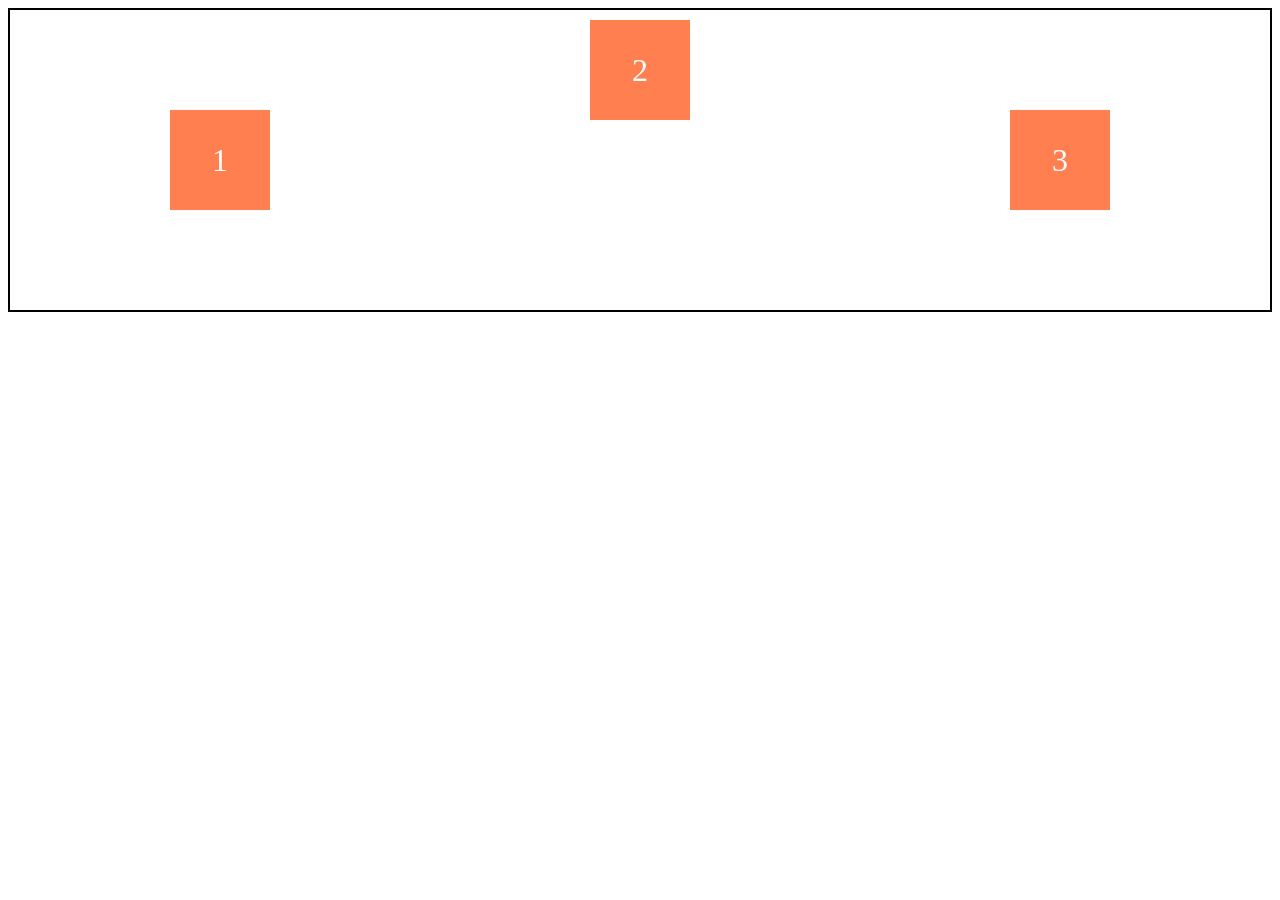
<file: flex.html>
<!DOCTYPE html>
<html>
<head>
  <style>
    .container {
      display: flex;
      flex-direction: row;
      justify-content: space-around;
      align-items: center;
      flex-wrap: wrap;
      height: 300px;
      border: 2px solid black;
    }

    .box {
      width: 100px;
      height: 100px;
      background-color: coral;
      color: white;
      font-size: 2em;
      display: flex;
      justify-content: center;
      align-items: center;
      margin: 10px;
    }

    .box:nth-child(2) {
      align-self: flex-start; /* Overrides align-items */
    }
  </style>
</head>
<body>

  <div class="container">
    <div class="box">1</div>
    <div class="box">2</div>
    <div class="box">3</div>
  </div>

</body>
</html>
</file>
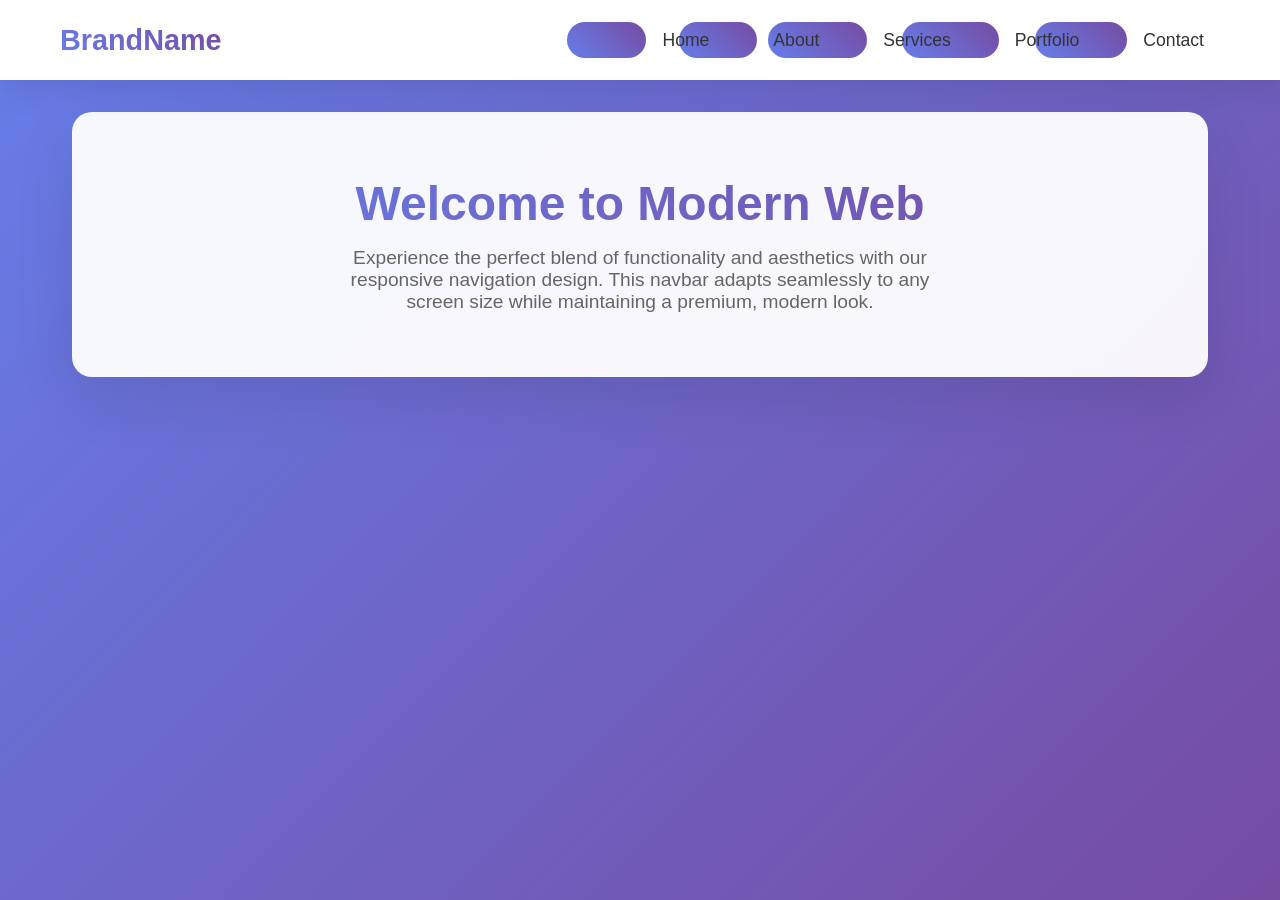
<file: Navbar.html>
<!DOCTYPE html>
<html lang="en">
<head>
    <meta charset="UTF-8">
    <meta name="viewport" content="width=device-width, initial-scale=1.0">
    <title>Responsive NavBar</title>
    <style>
        * {
            margin: 0;
            padding: 0;
            box-sizing: border-box;
        }

        body {
            font-family: 'Segoe UI', Tahoma, Geneva, Verdana, sans-serif;
            background: linear-gradient(135deg, #667eea 0%, #764ba2 100%);
            min-height: 100vh;
            padding-top: 80px;
        }

        .navbar {
            position: fixed;
            top: 0;
            width: 100%;
            background: rgba(255, 255, 255, 0.95);
            backdrop-filter: blur(10px);
            box-shadow: 0 8px 32px rgba(0, 0, 0, 0.1);
            z-index: 1000;
            transition: all 0.3s ease;
        }

        .navbar.scrolled {
            background: rgba(255, 255, 255, 0.98);
            box-shadow: 0 12px 40px rgba(0, 0, 0, 0.15);
        }

        .nav-container {
            max-width: 1200px;
            margin: 0 auto;
            padding: 0 20px;
            display: flex;
            justify-content: space-between;
            align-items: center;
            height: 80px;
        }

        .logo {
            font-size: 1.8rem;
            font-weight: bold;
            background: linear-gradient(45deg, #667eea, #764ba2);
            -webkit-background-clip: text;
            -webkit-text-fill-color: transparent;
            background-clip: text;
            text-decoration: none;
            transition: all 0.3s ease;
        }

        .logo:hover {
            transform: scale(1.05);
        }

        .nav-menu {
            display: flex;
            list-style: none;
            gap: 2rem;
        }

        .nav-item {
            position: relative;
        }

        .nav-link {
            text-decoration: none;
            color: #333;
            font-weight: 500;
            font-size: 1.1rem;
            padding: 0.5rem 1rem;
            border-radius: 25px;
            transition: all 0.3s ease;
            position: relative;
            overflow: hidden;
        }

        .nav-link::before {
            content: '';
            position: absolute;
            top: 0;
            left: -100%;
            width: 100%;
            height: 100%;
            background: linear-gradient(45deg, #667eea, #764ba2);
            transition: left 0.3s ease;
            z-index: -1;
            border-radius: 25px;
        }

        .nav-link:hover::before {
            left: 0;
        }

        .nav-link:hover {
            color: white;
            transform: translateY(-2px);
        }

        .hamburger {
            display: none;
            flex-direction: column;
            cursor: pointer;
            padding: 10px;
            border-radius: 8px;
            transition: all 0.3s ease;
        }

        .hamburger:hover {
            background: rgba(102, 126, 234, 0.1);
        }

        .bar {
            width: 25px;
            height: 3px;
            background: #333;
            margin: 3px 0;
            transition: all 0.3s ease;
            border-radius: 2px;
        }

        .hamburger.active .bar:nth-child(1) {
            transform: rotate(45deg) translate(5px, 5px);
        }

        .hamburger.active .bar:nth-child(2) {
            opacity: 0;
        }

        .hamburger.active .bar:nth-child(3) {
            transform: rotate(-45deg) translate(7px, -6px);
        }

        .content {
            max-width: 1200px;
            margin: 0 auto;
            padding: 2rem;
            text-align: center;
        }

        .hero {
            background: rgba(255, 255, 255, 0.95);
            backdrop-filter: blur(10px);
            padding: 4rem 2rem;
            border-radius: 20px;
            box-shadow: 0 20px 60px rgba(0, 0, 0, 0.1);
            margin-bottom: 2rem;
        }

        .hero h1 {
            font-size: 3rem;
            margin-bottom: 1rem;
            background: linear-gradient(45deg, #667eea, #764ba2);
            -webkit-background-clip: text;
            -webkit-text-fill-color: transparent;
            background-clip: text;
        }

        .hero p {
            font-size: 1.2rem;
            color: #666;
            max-width: 600px;
            margin: 0 auto;
        }

        @media screen and (max-width: 768px) {
            .nav-menu {
                position: fixed;
                left: -100%;
                top: 80px;
                flex-direction: column;
                background: rgba(255, 255, 255, 0.98);
                backdrop-filter: blur(10px);
                width: 100%;
                text-align: center;
                transition: 0.3s;
                box-shadow: 0 10px 27px rgba(0, 0, 0, 0.05);
                padding: 2rem 0;
                gap: 1rem;
            }

            .nav-menu.active {
                left: 0;
            }

            .nav-item {
                margin: 0.5rem 0;
            }

            .hamburger {
                display: flex;
            }

            .hero h1 {
                font-size: 2.5rem;
            }

            .hero {
                padding: 2rem 1rem;
            }
        }

        @media screen and (max-width: 480px) {
            .nav-container {
                padding: 0 15px;
            }

            .logo {
                font-size: 1.5rem;
            }

            .hero h1 {
                font-size: 2rem;
            }

            .hero p {
                font-size: 1rem;
            }
        }

        /* Smooth scroll behavior */
        html {
            scroll-behavior: smooth;
        }

        /* Add some micro-interactions */
        .nav-link {
            position: relative;
        }

        .nav-link::after {
            content: '';
            position: absolute;
            bottom: -5px;
            left: 50%;
            width: 0;
            height: 2px;
            background: linear-gradient(45deg, #667eea, #764ba2);
            transition: all 0.3s ease;
            transform: translateX(-50%);
        }

        .nav-link:hover::after {
            width: 80%;
        }

        /* Glassmorphism effect enhancement */
        .navbar::before {
            content: '';
            position: absolute;
            top: 0;
            left: 0;
            right: 0;
            bottom: 0;
            background: inherit;
            backdrop-filter: inherit;
            z-index: -1;
        }
    </style>
</head>
<body>
    <nav class="navbar" id="navbar">
        <div class="nav-container">
            <a href="#" class="logo">BrandName</a>
            <ul class="nav-menu" id="nav-menu">
                <li class="nav-item">
                    <a href="#home" class="nav-link">Home</a>
                </li>
                <li class="nav-item">
                    <a href="#about" class="nav-link">About</a>
                </li>
                <li class="nav-item">
                    <a href="#services" class="nav-link">Services</a>
                </li>
                <li class="nav-item">
                    <a href="#portfolio" class="nav-link">Portfolio</a>
                </li>
                <li class="nav-item">
                    <a href="#contact" class="nav-link">Contact</a>
                </li>
            </ul>
            <div class="hamburger" id="hamburger">
                <span class="bar"></span>
                <span class="bar"></span>
                <span class="bar"></span>
            </div>
        </div>
    </nav>

    <div class="content">
        <section class="hero" id="home">
            <h1>Welcome to Modern Web</h1>
            <p>Experience the perfect blend of functionality and aesthetics with our responsive navigation design. This navbar adapts seamlessly to any screen size while maintaining a premium, modern look.</p>
        </section>
    </div>

    <script>
        const hamburger = document.getElementById('hamburger');
        const navMenu = document.getElementById('nav-menu');
        const navbar = document.getElementById('navbar');
        const navLinks = document.querySelectorAll('.nav-link');

        // Toggle mobile menu
        hamburger.addEventListener('click', () => {
            hamburger.classList.toggle('active');
            navMenu.classList.toggle('active');
        });

        // Close mobile menu when clicking on a link
        navLinks.forEach(link => {
            link.addEventListener('click', () => {
                hamburger.classList.remove('active');
                navMenu.classList.remove('active');
            });
        });

        // Add scroll effect to navbar
        window.addEventListener('scroll', () => {
            if (window.scrollY > 50) {
                navbar.classList.add('scrolled');
            } else {
                navbar.classList.remove('scrolled');
            }
        });

        // Smooth scrolling for anchor links
        document.querySelectorAll('a[href^="#"]').forEach(anchor => {
            anchor.addEventListener('click', function (e) {
                e.preventDefault();
                const target = document.querySelector(this.getAttribute('href'));
                if (target) {
                    target.scrollIntoView({
                        behavior: 'smooth',
                        block: 'start'
                    });
                }
            });
        });
    </script>
</body>
</html>
</file>
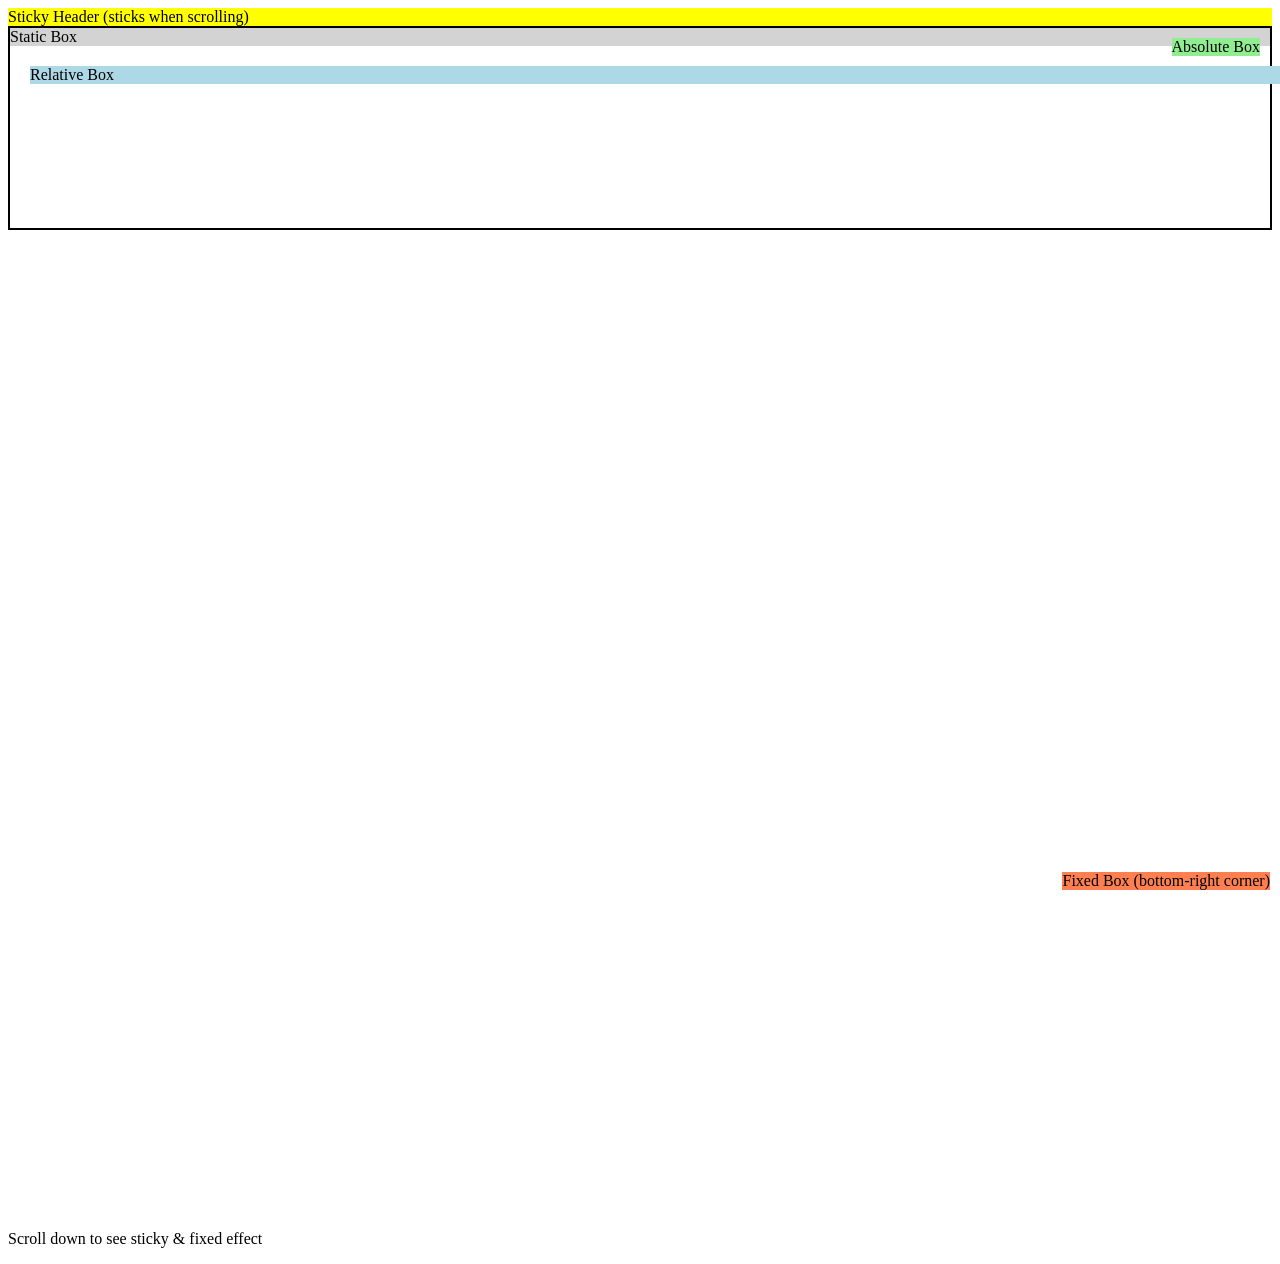
<file: postion.html>
<!DOCTYPE html>
<html>
<head>
<style>
.container {
  height: 200px;
  border: 2px solid black;
  position: relative; /* Parent for absolute child */
}

.static { position: static; background: lightgray; }
.relative { position: relative; top: 20px; left: 20px; background: lightblue; }
.absolute { position: absolute; top: 10px; right: 10px; background: lightgreen; }
.fixed { position: fixed; bottom: 10px; right: 10px; background: coral; }
.sticky { position: sticky; top: 0; background: yellow; }
</style>
</head>
<body>

<div class="sticky">Sticky Header (sticks when scrolling)</div>

<div class="container">
  <div class="static">Static Box</div>
  <div class="relative">Relative Box</div>
  <div class="absolute">Absolute Box</div>
</div>

<div class="fixed">Fixed Box (bottom-right corner)</div>

<p style="margin-top:1000px;">Scroll down to see sticky & fixed effect</p>
</body>
</html>
</file>
